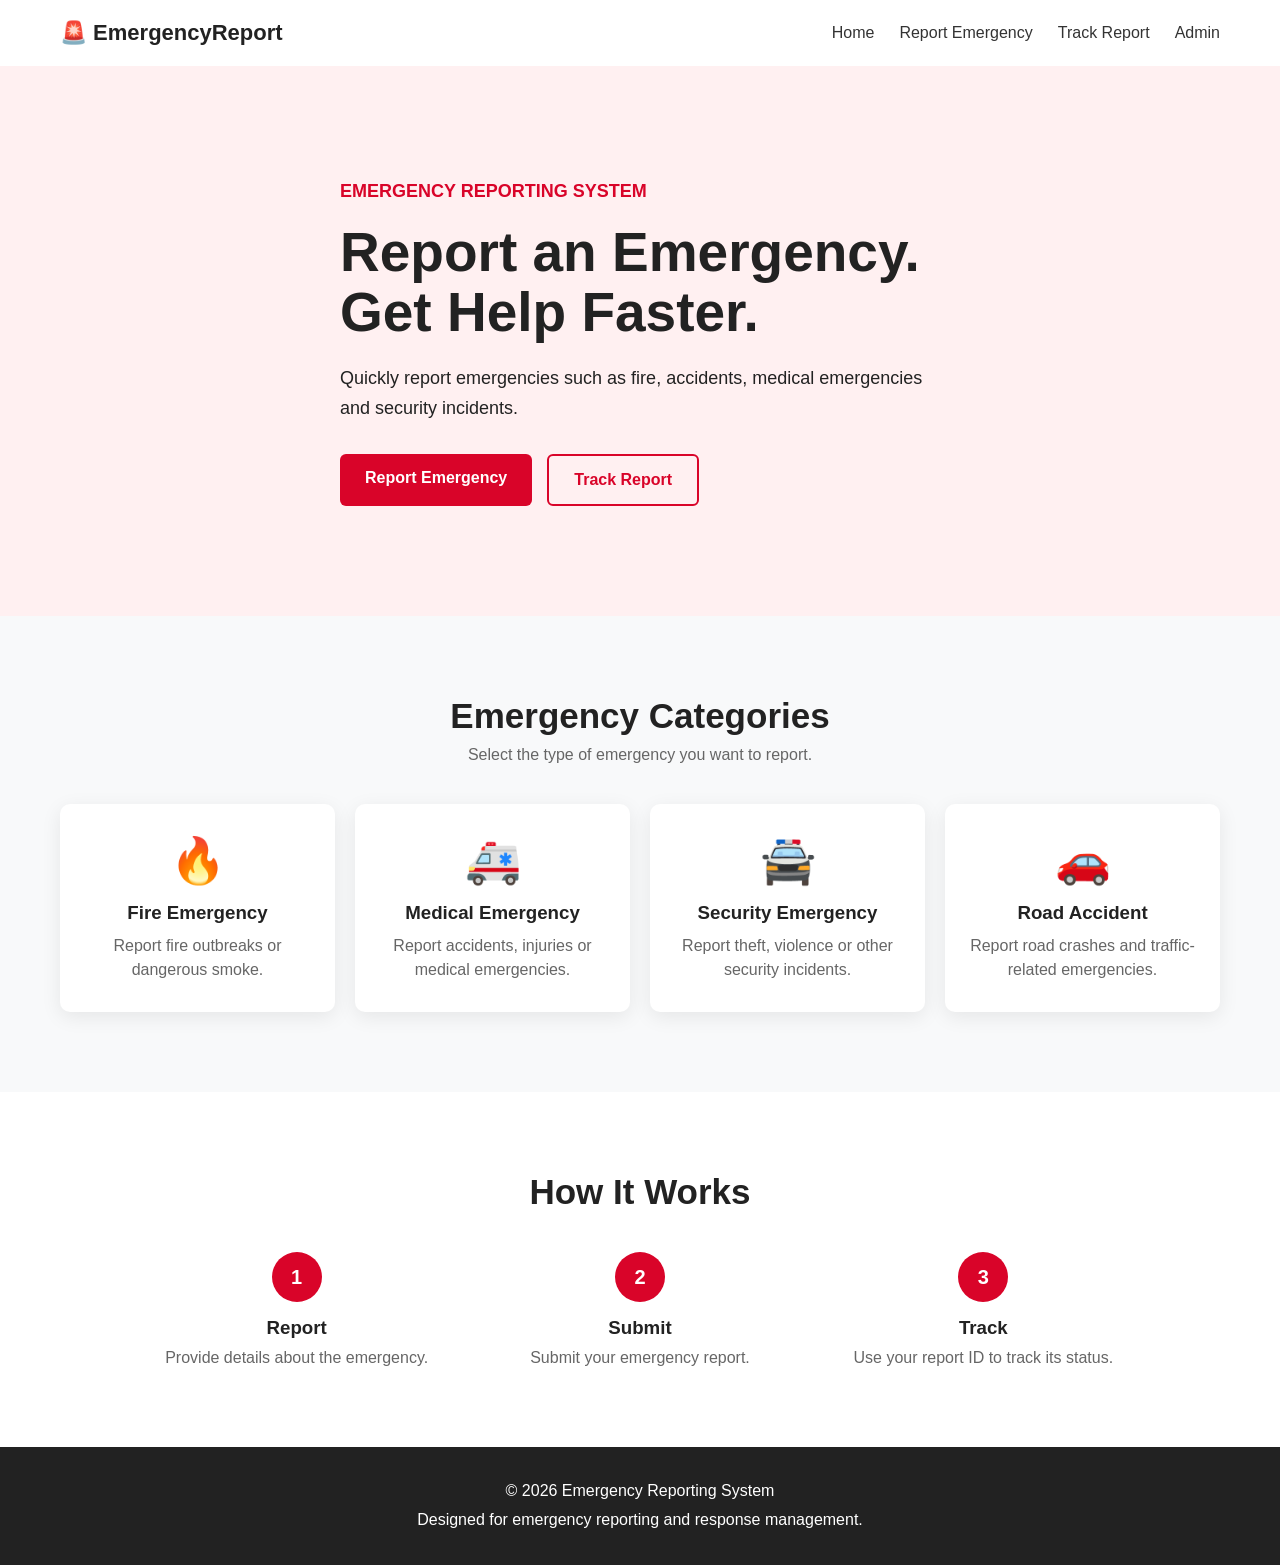
<file: index.html>
<!DOCTYPE html>
<html lang="en">
<head>
    <meta charset="UTF-8">
    <meta name="viewport" content="width=device-width, initial-scale=1.0">

    <title>Emergency Reporting System</title>

    <link rel="stylesheet" href="style.css">
    
</head>

<body>

    <!-- Navigation -->
    <header>
        <nav class="navbar">

            <div class="logo">
                🚨 EmergencyReport
            </div>

            <ul class="nav-links">
                <li><a href="index.html">Home</a></li>
                <li><a href="report.html">Report Emergency</a></li>
                <li><a href="track.html">Track Report</a></li>
                <li><a href="admin.html">Admin</a></li>
            </ul>

        </nav>
    </header>


    <!-- Hero Section -->

    
    <section class="hero">

        <div class="hero-content">

            <p class="small-title">
                EMERGENCY REPORTING SYSTEM
            </p>

            <h1>
                Report an Emergency.
                <br>
                Get Help Faster.
            </h1>

            <p>
                Quickly report emergencies such as fire, accidents,
                medical emergencies and security incidents.
            </p>

            <div class="hero-buttons">

                <a href="report.html" class="btn primary-btn">
                    Report Emergency
                </a>

                <a href="track.html" class="btn secondary-btn">
                    Track Report
                </a>

            </div>

        </div>

    </section>


    <!-- Emergency Types -->

    
    <section class="emergency-section">

        <h2>Emergency Categories</h2>

        <p class="section-text">
            Select the type of emergency you want to report.
        </p>

        <div class="emergency-cards">

            <div class="card">
                <div class="icon">🔥</div>
                <h3>Fire Emergency</h3>
                <p>
                    Report fire outbreaks or dangerous smoke.
                </p>
            </div>

            <div class="card">
                <div class="icon">🚑</div>
                <h3>Medical Emergency</h3>
                <p>
                    Report accidents, injuries or medical emergencies.
                </p>
            </div>

            <div class="card">
                <div class="icon">🚔</div>
                <h3>Security Emergency</h3>
                <p>
                    Report theft, violence or other security incidents.
                </p>
            </div>

            <div class="card">
                <div class="icon">🚗</div>
                <h3>Road Accident</h3>
                <p>
                    Report road crashes and traffic-related emergencies.
                </p>
            </div>

        </div>

    </section>


    <section class="how-section">

        <h2>How It Works</h2>

        <div class="steps">

            <div class="step">
                <span>1</span>
                <h3>Report</h3>
                <p>
                    Provide details about the emergency.
                </p>
            </div>

            <div class="step">
                <span>2</span>
                <h3>Submit</h3>
                <p>
                    Submit your emergency report.
                </p>
            </div>

            <div class="step">
                <span>3</span>
                <h3>Track</h3>
                <p>
                    Use your report ID to track its status.
                </p>
            </div>

        </div>

    </section>


    <!-- Footer -->
    <footer>

        <p>
            © 2026 Emergency Reporting System
        </p>

        <p>
            Designed for emergency reporting and response management.
        </p>

    </footer>


    <script src="script.js"></script>

</body>
</html>
</file>
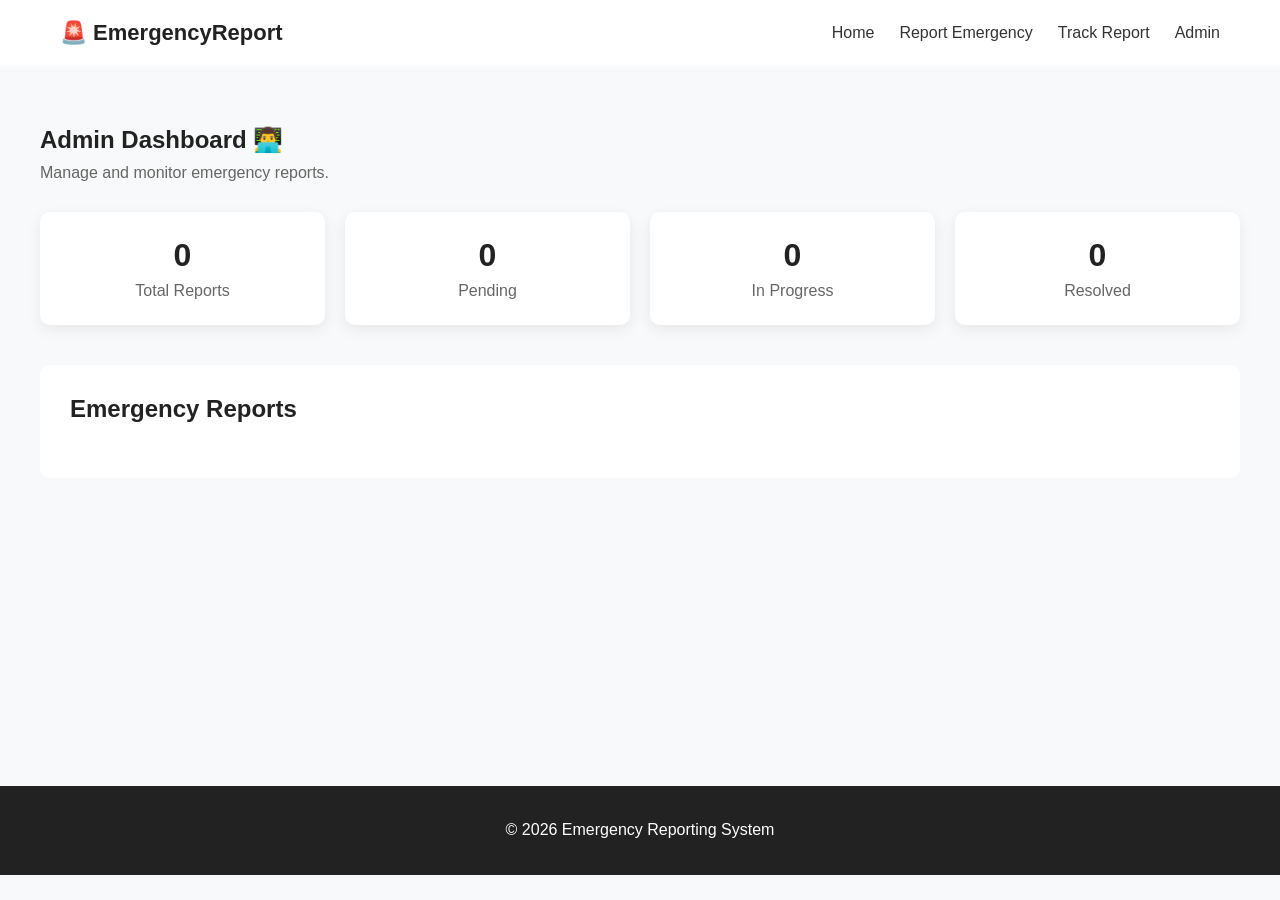
<file: admin.html>
<!DOCTYPE html>
<html lang="en">

<head>
    <meta charset="UTF-8">
    <meta name="viewport" content="width=device-width, initial-scale=1.0">

    <title>Admin Dashboard</title>

    <link rel="stylesheet" href="style.css">
</head>

<body>

    <!-- Navigation -->
    <header>
        <nav class="navbar">

            <div class="logo">
                🚨 EmergencyReport
            </div>

            <ul class="nav-links">
                <li><a href="index.html">Home</a></li>
                <li><a href="report.html">Report Emergency</a></li>
                <li><a href="track.html">Track Report</a></li>
                <li><a href="admin.html">Admin</a></li>
            </ul>

        </nav>
    </header>


    <!-- Admin Dashboard -->


    <section class="admin-section">

        <div class="admin-container">

            <h1>Admin Dashboard 👨‍💻</h1>

            <p>
                Manage and monitor emergency reports.
            </p>


            <!-- Statistics -->


            <div class="stats">

                <div class="stat-card">
                    <h3 id="totalReports">0</h3>
                    <p>Total Reports</p>
                </div>

                <div class="stat-card">
                    <h3 id="pendingReports">0</h3>
                    <p>Pending</p>
                </div>

                <div class="stat-card">
                    <h3 id="progressReports">0</h3>
                    <p>In Progress</p>
                </div>

                <div class="stat-card">
                    <h3 id="resolvedReports">0</h3>
                    <p>Resolved</p>
                </div>

            </div>


            <!-- Reports -->

            
            <div class="reports-area">

                <h2>Emergency Reports</h2>

                <div id="reportsList"></div>

            </div>

        </div>

    </section>


    <footer>

        <p>
            © 2026 Emergency Reporting System
        </p>

    </footer>


    <script src="script.js"></script>

</body>

</html>
</file>
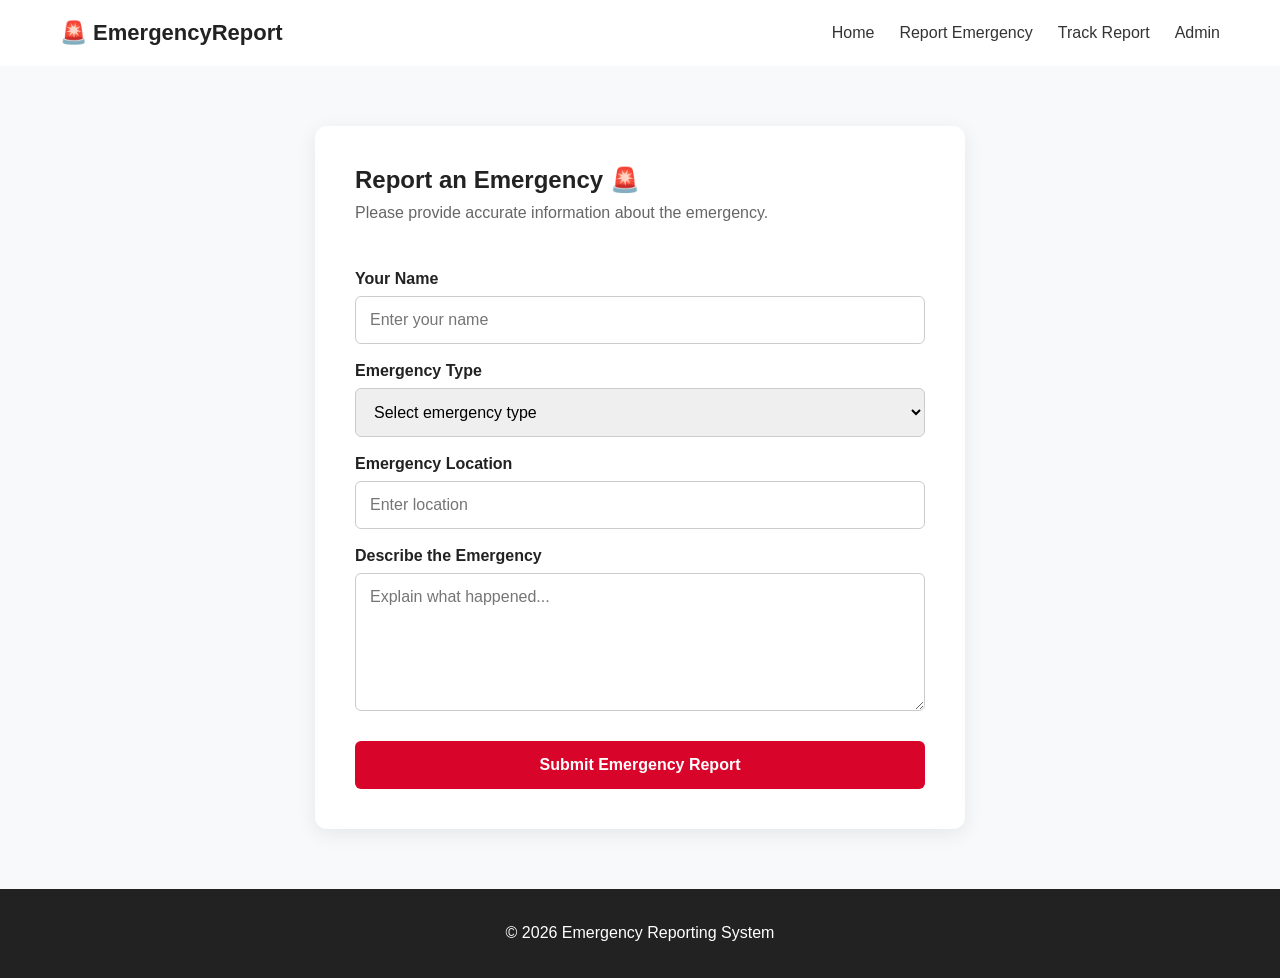
<file: report.html>
<!DOCTYPE html>
<html lang="en">
<head>
    <meta charset="UTF-8">
    <meta name="viewport" content="width=device-width, initial-scale=1.0">

    <title>Report Emergency</title>

    <link rel="stylesheet" href="style.css">
</head>

<body>

    <!-- Navigation -->
    <header>
        <nav class="navbar">

            <div class="logo">
                🚨 EmergencyReport
            </div>

            <ul class="nav-links">
                <li><a href="index.html">Home</a></li>
                <li><a href="report.html">Report Emergency</a></li>
                <li><a href="track.html">Track Report</a></li>
                <li><a href="admin.html">Admin</a></li>
            </ul>

        </nav>
    </header>


    <!-- Report Section -->



    <section class="report-section">

        <div class="report-container">

            <h1>Report an Emergency 🚨</h1>

            <p>
                Please provide accurate information about the emergency.
            </p>


            <form id="emergencyForm">

                
                <label for="name">Your Name</label>

                <input
                    type="text"
                    id="name"
                    placeholder="Enter your name"
                    required
                >


                
                <label for="emergencyType">
                    Emergency Type
                </label>

                <select id="emergencyType" required>

                    <option value="">
                        Select emergency type
                    </option>

                    <option value="Fire">
                        🔥 Fire Emergency
                    </option>

                    <option value="Medical">
                        🚑 Medical Emergency
                    </option>

                    <option value="Security">
                        🚔 Security Emergency
                    </option>

                    <option value="Accident">
                        🚗 Road Accident
                    </option>

                    <option value="Other">
                        ⚠️ Other Emergency
                    </option>

                </select>


                
                <label for="location">
                    Emergency Location
                </label>

                <input
                    type="text"
                    id="location"
                    placeholder="Enter location"
                    required
                >


                <!-- Description -->
                <label for="description">
                    Describe the Emergency
                </label>

                <textarea
                    id="description"
                    rows="6"
                    placeholder="Explain what happened..."
                    required
                ></textarea>


                <!-- Submit -->
                <button type="submit">
                    Submit Emergency Report
                </button>

            </form>

        </div>

    </section>


    <footer>

        <p>
            © 2026 Emergency Reporting System
        </p>

    </footer>


    <script src="script.js"></script>

</body>
</html>
</file>
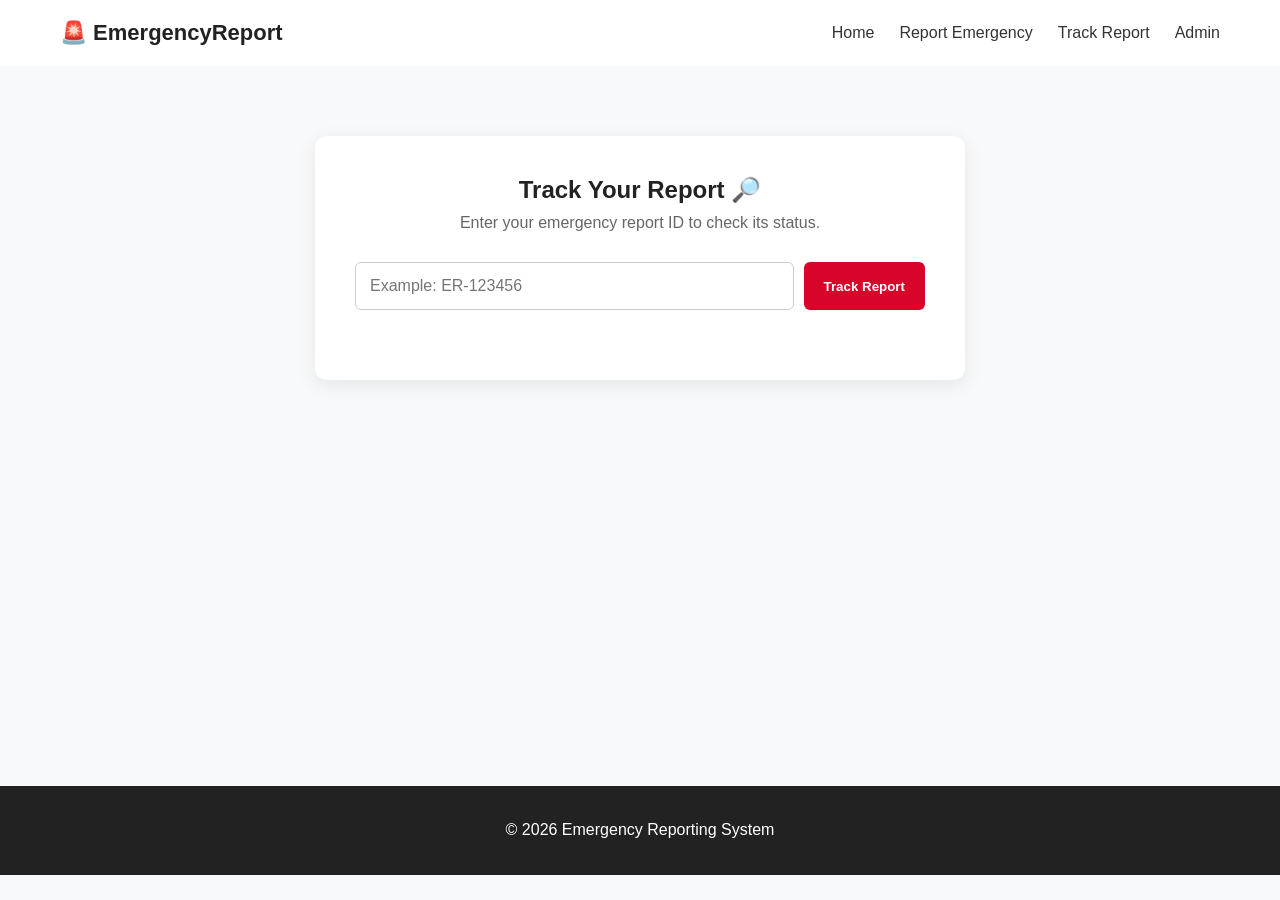
<file: track.html>
<!DOCTYPE html>
<html lang="en">

<head>
    <meta charset="UTF-8">
    <meta name="viewport" content="width=device-width, initial-scale=1.0">

    <title>Track Emergency Report</title>

    <link rel="stylesheet" href="style.css">
</head>

<body>

    <!-- Navigation -->
    <header>
        <nav class="navbar">

            <div class="logo">
                🚨 EmergencyReport
            </div>

            <ul class="nav-links">
                <li><a href="index.html">Home</a></li>
                <li><a href="report.html">Report Emergency</a></li>
                <li><a href="track.html">Track Report</a></li>
                <li><a href="admin.html">Admin</a></li>
            </ul>

        </nav>
    </header>


    <!-- Track Section -->
    <section class="track-section">

        <div class="track-container">

            <h1>Track Your Report 🔎</h1>

            <p>
                Enter your emergency report ID to check its status.
            </p>

            <div class="track-form">

                <input
                    type="text"
                    id="reportId"
                    placeholder="Example: ER-123456"
                >

                <button onclick="trackReport()">
                    Track Report
                </button>

            </div>

            <!-- Result -->
            <div id="trackResult"></div>

        </div>

    </section>


    <footer>

        <p>
            © 2026 Emergency Reporting System
        </p>

    </footer>


    <script src="script.js"></script>

</body>

</html>
</file>
<file: style.css>
@import url('https://fonts.googleapis.com/css2?family=Inter:ital,opsz,wght@0,14..32,100..900;1,14..32,100..900&family=Manrope:wght@200..800&display=swap');


* {
    margin: 0;
    padding: 0;
    box-sizing: border-box;
}

body {
    font-family: Arial, sans-serif;
    background: #f8f9fa;
    color: #222;
}


/* Navigation */

header {
    background: white;
    box-shadow: 0 2px 10px rgba(0, 0, 0, 0.08);
}

.navbar {
    max-width: 1200px;
    margin: auto;
    padding: 20px;
    display: flex;
    justify-content: space-between;
    align-items: center;
}

.logo{
    font-size: 22px;
    font-weight: bold;
    
}

.nav-links {
    display: flex;
    list-style: none;
    gap: 25px;
}

.nav-links a {
    text-decoration: none;
    color: #333;
    font-weight: 500;
}

.nav-links a:hover {
    color: #d90429;
}



/* Hero */

.hero {
    min-height: 550px;
    display: flex;
    align-items: center;
    background: #fff0f1;
}

.hero-content {
    max-width: 1200px;
    margin: auto;
    padding: 60px 20px;
}

.small-title {
    color: #d90429;
    font-weight: bold;
    margin-bottom: 15px;
}

.hero h1 {
    font-size: 55px;
    line-height: 1.1;
    margin-bottom: 20px;
}

.hero p {
    max-width: 600px;
    font-size: 18px;
    line-height: 1.7;
}


/* Buttons */

.hero-buttons {
    margin-top: 30px;
    display: flex;
    gap: 15px;
}

.btn {
    padding: 15px 25px;
    border-radius: 6px;
    text-decoration: none;
    font-weight: bold;
}

.primary-btn {
    background: #d90429;
    color: white;
}

.secondary-btn {
    border: 2px solid #d90429;
    color: #d90429;
}


/* Emergency Section */

.emergency-section {
    padding: 80px 20px;
    max-width: 1200px;
    margin: auto;
    text-align: center;
}

.emergency-section h2,
.how-section h2 {
    font-size: 35px;
    margin-bottom: 10px;
}

.section-text {
    color: #666;
    margin-bottom: 40px;
}

.emergency-cards {
    display: grid;
    grid-template-columns: repeat(4, 1fr);
    gap: 20px;
}

.card {
    background: white;
    padding: 30px 20px;
    border-radius: 10px;
    box-shadow: 0 5px 20px rgba(0, 0, 0, 0.08);
}

.icon {
    font-size: 45px;
    margin-bottom: 15px;
}

.card h3 {
    margin-bottom: 10px;
}

.card p {
    color: #666;
    line-height: 1.5;
}


/* How It Works */

.how-section {
    background: white;
    padding: 80px 20px;
    text-align: center;
}

.steps {
    max-width: 1000px;
    margin: 40px auto 0;
    display: flex;
    justify-content: space-between;
    gap: 30px;
}

.step {
    flex: 1;
}

.step span {
    display: inline-flex;
    width: 50px;
    height: 50px;
    align-items: center;
    justify-content: center;
    border-radius: 50%;
    background: #d90429;
    color: white;
    font-weight: bold;
    font-size: 20px;
    margin-bottom: 15px;
}

.step h3 {
    margin-bottom: 10px;
}

.step p {
    color: #666;
}


/* Report Page */

.report-section {
    min-height: 80vh;
    padding: 60px 20px;
    background: #f8f9fa;
}

.report-container {
    max-width: 650px;
    margin: auto;
    background: white;
    padding: 40px;
    border-radius: 12px;
    box-shadow: 0 5px 20px rgba(0, 0, 0, 0.08);
}

.report-container h1 {
    margin-bottom: 10px;
}

.report-container > p {
    color: #666;
    margin-bottom: 30px;
}

#emergencyForm {
    display: flex;
    flex-direction: column;
}

#emergencyForm label {
    margin-bottom: 8px;
    margin-top: 18px;
    font-weight: bold;
}

#emergencyForm input,
#emergencyForm select,
#emergencyForm textarea {
    padding: 14px;
    border: 1px solid #ccc;
    border-radius: 6px;
    font-size: 16px;
    font-family: inherit;
}

#emergencyForm input:focus,
#emergencyForm select:focus,
#emergencyForm textarea:focus {
    outline: none;
    border-color: #d90429;
}

#emergencyForm button {
    margin-top: 30px;
    padding: 15px;
    border: none;
    border-radius: 6px;
    background: #d90429;
    color: white;
    font-size: 16px;
    font-weight: bold;
    cursor: pointer;
}

#emergencyForm button:hover {
    background: #b80323;
}

/* Track Page */

.track-section {
    min-height: 80vh;
    padding: 70px 20px;
    background: #f8f9fa;
}

.track-container {
    max-width: 650px;
    margin: auto;
    background: white;
    padding: 40px;
    border-radius: 12px;
    text-align: center;
    box-shadow: 0 5px 20px rgba(0, 0, 0, 0.08);
}

.track-container h1 {
    margin-bottom: 10px;
}

.track-container > p {
    color: #666;
    margin-bottom: 30px;
}

.track-form {
    display: flex;
    gap: 10px;
}

.track-form input {
    flex: 1;
    padding: 14px;
    border: 1px solid #ccc;
    border-radius: 6px;
    font-size: 16px;
}

.track-form button {
    padding: 14px 20px;
    border: none;
    border-radius: 6px;
    background: #d90429;
    color: white;
    font-weight: bold;
    cursor: pointer;
}

#trackResult {
    margin-top: 30px;
}

.report-result {
    padding: 25px;
    background: #f8f9fa;
    border-radius: 8px;
    text-align: left;
}

.report-result h3 {
    margin-bottom: 15px;
}

.status {
    display: inline-block;
    margin-top: 10px;
    padding: 8px 15px;
    border-radius: 20px;
    background: #fff3cd;
    color: #856404;
    font-weight: bold;
}

.error-message {
    color: #d90429;
    font-weight: bold;
}

/* Admin Dashboard */

.admin-section {
    min-height: 80vh;
    padding: 60px 20px;
    background: #f8f9fa;
}

.admin-container {
    max-width: 1200px;
    margin: auto;
}

.admin-container > h1 {
    margin-bottom: 10px;
}

.admin-container > p {
    color: #666;
    margin-bottom: 30px;
}


/* Statistics */

.stats {
    display: grid;
    grid-template-columns: repeat(4, 1fr);
    gap: 20px;
    margin-bottom: 40px;
}

.stat-card {
    background: white;
    padding: 25px;
    border-radius: 10px;
    text-align: center;
    box-shadow: 0 5px 15px rgba(0, 0, 0, 0.07);
}

.stat-card h3 {
    font-size: 32px;
    margin-bottom: 8px;
}

.stat-card p {
    color: #666;
}


/* Reports */

.reports-area {
    background: white;
    padding: 30px;
    border-radius: 10px;
}

.reports-area h2 {
    margin-bottom: 25px;
}

.admin-report {
    border: 1px solid #ddd;
    padding: 20px;
    margin-bottom: 15px;
    border-radius: 8px;
}

.admin-report h3 {
    margin-bottom: 12px;
}

.admin-report p {
    margin: 7px 0;
    color: #555;
}

.status-select {
    margin-top: 15px;
    padding: 10px;
    border: 1px solid #ccc;
    border-radius: 5px;
}


/* Mobile */

@media (max-width: 768px) {

    .stats {
        grid-template-columns: 1fr 1fr;
    }

    .track-form {
        flex-direction: column;
    }

    .report-container {
        padding: 25px;
    }
}

@media (max-width: 500px) {

    .stats {
        grid-template-columns: 1fr;
    }
}

/* Footer */

footer {
    background: #222;
    color: white;
    text-align: center;
    padding: 30px 20px;
    line-height: 1.8;
}


/* Mobile */

@media (max-width: 768px) {

    .navbar {
        flex-direction: column;
        gap: 20px;
    }

    .nav-links {
        flex-wrap: wrap;
        justify-content: center;
    }

    .hero h1 {
        font-size: 40px;
    }

    .hero-buttons {
        flex-direction: column;
        width: fit-content;
    }

    .emergency-cards {
        grid-template-columns: 1fr;
    }

    .steps {
        flex-direction: column;
    }
}
</file>
